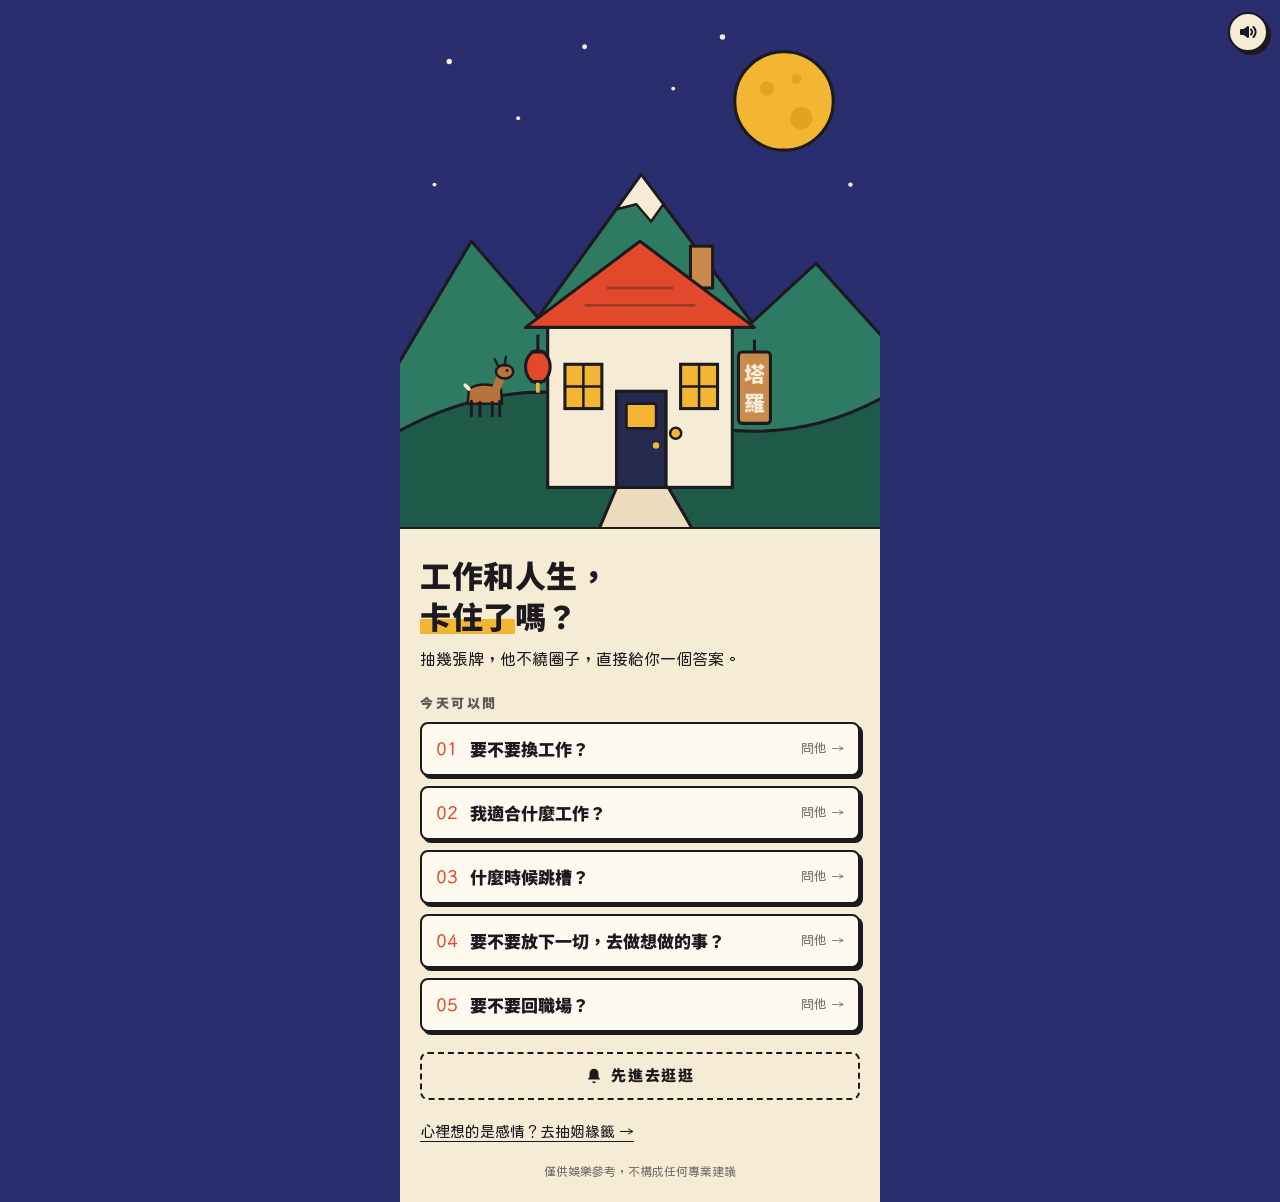
<file: index.html>
<!doctype html>
<html lang="zh-Hant">
<head>
<meta charset="utf-8">
<meta name="viewport" content="width=device-width, initial-scale=1, viewport-fit=cover">
<title>山邊塔羅（試玩版）</title>
<meta name="robots" content="noindex, nofollow">
<meta name="description" content="工作和人生，卡住了嗎？抽幾張牌，他不繞圈子，直接給你一個答案。">
<meta property="og:type" content="website">
<meta property="og:title" content="山邊塔羅（試玩版）">
<meta property="og:description" content="工作和人生，卡住了嗎？抽幾張牌，他不繞圈子，直接給你一個答案。">
<meta property="og:url" content="https://alvieforwork.github.io/tarot/">
<meta property="og:image" content="https://alvieforwork.github.io/tarot/og.jpg">
<meta property="og:image:width" content="1200">
<meta property="og:image:height" content="630">
<meta name="twitter:card" content="summary_large_image">
<link rel="preconnect" href="https://fonts.googleapis.com">
<link rel="preconnect" href="https://fonts.gstatic.com" crossorigin>
<link href="https://fonts.googleapis.com/css2?family=Huninn&family=LXGW+WenKai+TC:wght@700&family=Noto+Sans+TC:wght@900&family=Noto+Serif+TC:wght@900&display=swap" rel="stylesheet">
<style>
:root{
  --ink:#1c1a1f; --paper:#f6ecd6; --paper-2:#eadcbd; --kraft:#d7b27c; --kraft-2:#c49a5f;
  --table:#1f5a48; --table-2:#2f7a62; --sky:#2a2d6e;
  --red:#e2492b; --yellow:#f2b632; --navy:#232a4d; --skin:#f0c8a2; --wood:#8a5a33;
  --card-w:86px;
  --ui:"Huninn","Noto Sans TC",system-ui,sans-serif;
  --display:"Noto Sans TC",system-ui,sans-serif;
  --hand:"LXGW WenKai TC","Huninn",serif;
  --stamp:"Noto Serif TC",serif;
}
*{box-sizing:border-box;margin:0;padding:0}
[hidden]{display:none!important}
html,body{min-height:100%}
body{font-family:var(--ui);color:var(--ink);line-height:1.65;-webkit-font-smoothing:antialiased;overflow-x:hidden;
  background:var(--sky);transition:background .5s}
body.at-table{background:#184a3b}
button{font:inherit;color:inherit;background:none;border:0;cursor:pointer;-webkit-tap-highlight-color:transparent}
svg{display:block}
.app{max-width:480px;margin:0 auto;min-height:100vh;min-height:100dvh;display:flex;flex-direction:column;position:relative}
.screen{display:none;flex:1;flex-direction:column}
.screen.on{display:flex}
.app.shake{animation:shake .32s}
@keyframes shake{20%{transform:translate(-5px,2px)}40%{transform:translate(5px,-2px)}60%{transform:translate(-3px,1px)}80%{transform:translate(2px,0)}}
@keyframes pop{from{opacity:0;transform:translateY(6px) scale(.94) rotate(var(--r,0deg))}to{opacity:1;transform:none rotate(var(--r,0deg))}}
@keyframes rise{from{opacity:0;transform:translateY(14px)}to{opacity:1;transform:none}}

/* 共用：紙、按鈕 */
.paper{background:var(--paper);border:2.5px solid var(--ink);border-radius:6px;box-shadow:5px 5px 0 var(--ink)}
.btn{display:flex;align-items:center;justify-content:center;gap:8px;width:100%;height:54px;border:2.5px solid var(--ink);border-radius:8px;
  background:var(--red);color:var(--paper);font-family:var(--display);font-weight:900;font-size:17px;letter-spacing:.12em;
  box-shadow:4px 4px 0 var(--ink);transition:transform .08s,box-shadow .08s}
.btn:active{transform:translate(4px,4px);box-shadow:0 0 0 var(--ink)}
.btn:disabled{background:#d3c8ae;color:#8f8672;box-shadow:none;transform:none;cursor:default}
.btn.yellow{background:var(--yellow);color:var(--ink)}
.link{font-size:15px;text-decoration:underline;text-underline-offset:4px;text-decoration-thickness:1.5px;padding:8px 4px}
.link.on-table{color:var(--paper)}
.fine{font-size:12px;opacity:.6;text-align:center}

.mute{position:fixed;top:12px;right:12px;z-index:30;width:40px;height:40px;border-radius:50%;background:var(--paper);border:2.5px solid var(--ink);
  box-shadow:3px 3px 0 var(--ink);display:grid;place-items:center}
.mute svg{width:20px;height:20px}
.mute[aria-pressed=false] .wave{display:none}
.mute[aria-pressed=true] .x{display:none}

/* ---------- 店門口 ---------- */
.scene{width:100%;height:auto}
.scene .door-leaf{transform-box:fill-box;transform-origin:left center;transition:transform .55s cubic-bezier(.5,0,.2,1)}
.scene.open .door-leaf{transform:scaleX(.08)}
.scene .smoke circle,.candle .puff circle{transform-box:fill-box;transform-origin:center}
.scene .smoke circle{animation:smoke 4s linear infinite;opacity:0}
.scene .smoke circle:nth-child(2){animation-delay:1.3s}
.scene .smoke circle:nth-child(3){animation-delay:2.6s}
@keyframes smoke{0%{opacity:0;transform:translate(0,0) scale(.6)}20%{opacity:.9}100%{opacity:0;transform:translate(14px,-46px) scale(1.5)}}
.scene .star{animation:tw 3s ease-in-out infinite}
.scene .star:nth-of-type(2n){animation-delay:1.2s}
@keyframes tw{50%{opacity:.25}}
.scene .lantern{transform-box:fill-box;transform-origin:top center;animation:sway 4s ease-in-out infinite}
@keyframes sway{0%,100%{transform:rotate(-5deg)}50%{transform:rotate(5deg)}}
.scene .deer{cursor:pointer;transform-box:fill-box;transform-origin:bottom center}
.scene .deer.jump{animation:jump .5s}
@keyframes jump{30%{transform:translateY(-16px) rotate(-6deg)}60%{transform:translateY(0)}80%{transform:translateY(-5px)}}
.scene .bark{opacity:0;transition:opacity .15s}
.scene .bark.on{opacity:1}
.door-panel{flex:1;background:var(--paper);border-top:2.5px solid var(--ink);padding:26px 20px 20px;display:flex;flex-direction:column;margin-top:-2px}
.door-panel h1{font-family:var(--display);font-weight:900;font-size:31px;line-height:1.3;letter-spacing:.02em}
.door-panel h1 em{font-style:normal;background:linear-gradient(transparent 58%,var(--yellow) 58% 92%,transparent 92%)}
.door-panel p{font-size:16px;margin:10px 0 20px;max-width:330px}
.door-label{font-family:var(--display);font-weight:900;font-size:13px;letter-spacing:.2em;margin-bottom:8px;opacity:.7}
.door-list{display:flex;flex-direction:column;gap:10px;margin-bottom:20px}
.door-q{display:flex;align-items:center;gap:12px;width:100%;min-height:54px;padding:10px 14px;background:#fffaf0;border:2.5px solid var(--ink);border-radius:8px;
  box-shadow:3px 3px 0 var(--ink);text-align:left;font-family:var(--display);font-weight:900;font-size:17px;transition:transform .08s,box-shadow .08s,background .15s}
.door-q:hover{background:#fff3cf}
.door-q:active{transform:translate(3px,3px);box-shadow:0 0 0 var(--ink)}
.door-q .no{font-family:var(--hand);font-weight:700;color:var(--red);font-size:18px}
.door-q .t{flex:1}
.door-q .go{font-family:var(--ui);font-weight:400;font-size:13px;opacity:.6}
.btn.ghost{background:transparent;color:var(--ink);box-shadow:none;border-style:dashed;height:48px;font-size:15px}
.btn.ghost:active{transform:none}
.btn.ghost svg{fill:var(--ink)}
.love-entry{display:block;color:var(--ink);font-size:15px;margin-top:20px;text-underline-offset:4px}
.door-panel .fine{margin-top:auto;padding-top:18px}

/* ---------- 算命桌 ---------- */
#s-table{background:var(--table);background-image:radial-gradient(rgba(255,255,255,.06) 1.2px,transparent 1.6px);background-size:14px 14px;
  border-left:2.5px solid var(--ink);border-right:2.5px solid var(--ink)}
.reader{position:relative;flex:none}
.reader .hands{width:100%;height:auto}
.finger{transform-box:fill-box}
.hands.drum .rh .finger{animation:drum 1.1s ease-in-out infinite}
.hands.drum .rh .f2{animation-delay:.09s}.hands.drum .rh .f3{animation-delay:.18s}.hands.drum .rh .f4{animation-delay:.27s}
@keyframes drum{0%,40%,100%{transform:translateY(0)}18%{transform:translateY(-6px)}}
.hands .lh,.hands .rh{transform-box:fill-box;transform-origin:top center;transition:transform .2s}
.hands.nod .lh{animation:nod .45s}
@keyframes nod{40%{transform:translateY(-7px) rotate(-4deg)}}
.prop{position:absolute;bottom:2px}
.prop.candle{left:14px;width:42px}
.prop.cup{right:10px;width:58px}
.flame{transform-box:fill-box;transform-origin:bottom center;animation:flick 1.4s ease-in-out infinite;transition:opacity .2s}
@keyframes flick{0%,100%{transform:scale(1) rotate(-2deg)}35%{transform:scale(1.08,.94) rotate(3deg)}70%{transform:scale(.94,1.06) rotate(-3deg)}}
.candle.out .flame{opacity:0}
.candle.big .flame{animation:big .9s}
@keyframes big{30%{transform:scale(1.9)}}
.candle.dim .flame{animation:dim 1s}
@keyframes dim{30%{transform:scale(.35)}}
.candle .puff{opacity:0}
.candle.out .puff{animation:smoke 1.2s linear}
.steam path{stroke-dasharray:4 5;animation:steam 2.4s linear infinite}
@keyframes steam{to{stroke-dashoffset:-18}}
.cup.clink{animation:clink .3s}
@keyframes clink{30%{transform:rotate(-7deg)}70%{transform:rotate(4deg)}}

.remark{--r:-1.5deg;position:relative;z-index:3;margin:-8px auto 0;width:fit-content;max-width:calc(100% - 48px);min-height:44px;
  background:var(--paper);border:2px solid var(--ink);box-shadow:3px 3px 0 var(--ink);border-radius:3px;
  padding:8px 16px;font-family:var(--hand);font-weight:700;font-size:19px;line-height:1.45;text-align:center;transform:rotate(var(--r))}
.remark.pop{animation:pop .28s ease-out both}
.remark::before{content:"";position:absolute;left:50%;top:-9px;width:44px;height:14px;margin-left:-22px;background:rgba(242,182,50,.85);border:1.5px solid rgba(28,26,31,.5);transform:rotate(2deg)}

.stage{display:none;flex:1;flex-direction:column;padding:18px 16px 28px}
.stage.on{display:flex;animation:rise .4s ease-out}

/* 問事單 */
.slip{padding:18px 18px 20px;transform:rotate(-.5deg);display:flex;flex-direction:column}
.slip-head{display:flex;align-items:center;justify-content:space-between;padding-bottom:12px;border-bottom:2.5px solid var(--ink);margin-bottom:16px}
.slip-head .ttl{font-family:var(--display);font-weight:900;font-size:15px;letter-spacing:.3em;color:var(--red);border:2px solid var(--red);padding:2px 6px 2px 10px;border-radius:3px}
.slip-head{flex-wrap:wrap;row-gap:8px}
.slip-title{order:3;width:100%;font-family:var(--display);font-weight:900;font-size:13px;opacity:.6;letter-spacing:.08em}
.slip-head .no{font-size:13px;letter-spacing:.06em}
.slip-head .no b{font-family:var(--hand);font-size:17px;color:var(--red)}
.ticks{display:flex;gap:5px}
.ticks i{width:16px;height:6px;border:1.5px solid var(--ink);border-radius:1px}
.ticks i.done{background:var(--ink)}
.ticks i.now{background:var(--red);border-color:var(--red)}
.q-label{font-family:var(--display);font-weight:900;font-size:20px;margin-bottom:4px}
.q-hint{font-size:13px;opacity:.65;margin-bottom:6px}
.opts{display:flex;flex-direction:column;margin-bottom:18px}
.opt{display:flex;align-items:center;gap:12px;width:100%;min-height:52px;padding:10px 2px;border-bottom:1.5px dashed rgba(28,26,31,.32);text-align:left;font-size:17px}
.opt .mark{flex:none;width:22px;height:22px;border:2px solid var(--ink);border-radius:50%;position:relative;background:#fffaf0}
.opt.multi .mark{border-radius:4px}
.opt .tx{position:relative;z-index:0;padding:0 5px}
.opt .tx::before{content:"";position:absolute;left:0;right:0;bottom:3px;height:58%;background:var(--yellow);z-index:-1;border-radius:2px;
  transform:scaleX(0) skewX(-8deg);transform-origin:left;transition:transform .28s cubic-bezier(.3,.8,.3,1)}
.opt[aria-pressed=true] .tx::before{transform:scaleX(1) skewX(-8deg)}
.opt .mark::after{content:"";position:absolute;left:5px;top:-7px;width:10px;height:20px;border:solid var(--red);border-width:0 3.5px 3.5px 0;
  transform:rotate(40deg) scale(0);transform-origin:bottom right;transition:transform .18s .05s}
.opt[aria-pressed=true] .mark::after{transform:rotate(40deg) scale(1)}
.line-input{width:100%;border:0;border-bottom:2.5px solid var(--ink);background:transparent;font-family:var(--hand);font-weight:700;font-size:26px;
  color:var(--ink);padding:10px 2px 6px;margin:6px 0 22px;outline:none;border-radius:0}
.line-input:focus{border-bottom-color:var(--red)}
.line-input::placeholder{color:rgba(28,26,31,.3);font-size:20px}
textarea.line-input{font-size:20px;height:148px;resize:none;border-bottom:0;padding:0 2px;line-height:37px;
  background-image:repeating-linear-gradient(transparent 0 35px,rgba(28,26,31,.35) 35px 37px)}
textarea.line-input:focus{background-image:repeating-linear-gradient(transparent 0 35px,var(--red) 35px 37px)}
.slip-actions{margin-top:6px;display:flex;flex-direction:column;align-items:center;gap:4px}

/* 菜單 */
.menu{padding:20px 18px 18px;transform:rotate(.4deg)}
.menu-head{text-align:center;padding-bottom:10px;border-bottom:2.5px solid var(--ink)}
.menu-head .t{font-family:var(--hand);font-weight:700;font-size:34px;line-height:1.25}
.menu-head .s{font-size:12px;letter-spacing:.3em;opacity:.6}
.dish{position:relative;display:grid;grid-template-columns:1fr auto;gap:2px 14px;width:100%;text-align:left;padding:16px 6px 16px 4px;
  border-bottom:1.5px dashed rgba(28,26,31,.32);transition:background .15s}
.dish:hover{background:rgba(242,182,50,.16)}
.dish:active{background:rgba(242,182,50,.3)}
.dish .ttl{font-family:var(--display);font-weight:900;font-size:21px;line-height:1.35}
.dish .no{font-family:var(--hand);font-weight:700;color:var(--red);font-size:19px;margin-right:8px}
.dish .price{grid-column:2;grid-row:1/4;align-self:center;font-family:var(--hand);font-weight:700;font-size:27px;color:var(--red);line-height:1}
.dish .price small{font-size:12px;margin-right:2px;font-family:var(--ui)}
.dish .desc{grid-column:1;font-size:14px;opacity:.8}
.dish .mini{grid-column:1;display:flex;gap:7px;margin-top:6px}
.dish .mr{display:flex;gap:2px}
.dish .mr i{width:9px;height:15px;border:1.5px solid var(--ink);border-radius:2px;background:var(--navy)}
.dish .sticker{position:absolute;right:-10px;top:-6px;width:44px;height:44px;border-radius:50%;background:var(--yellow);border:2px solid var(--ink);
  display:grid;place-items:center;font-family:var(--display);font-weight:900;font-size:12px;transform:rotate(12deg);box-shadow:2px 2px 0 var(--ink)}
.menu-foot{font-size:12.5px;text-align:center;opacity:.65;margin-top:14px;line-height:1.8}
.letter-head{font-family:var(--display);font-weight:900;font-size:13px;letter-spacing:.15em;color:var(--red);margin-bottom:8px}

/* 牌 */
.card{width:var(--card-w);aspect-ratio:.58;position:relative;transform-style:preserve-3d;transition:transform .7s cubic-bezier(.3,.7,.2,1)}
.card .face{position:absolute;inset:0;border-radius:7px;backface-visibility:hidden;-webkit-backface-visibility:hidden;overflow:hidden;border:2px solid var(--ink)}
.card .front{transform:rotateY(180deg);background:#e9dfc8}
.card .front img{width:100%;height:100%;object-fit:cover;display:block}
.card.rev .front img{transform:rotate(180deg)}
.card.flipped{transform:rotateY(180deg)}
.back{background:var(--navy)}
.back::before{content:"";position:absolute;inset:4px;border:1.5px solid var(--paper);border-radius:3px;
  background:repeating-linear-gradient(45deg,rgba(246,236,214,.13) 0 2px,transparent 2px 8px),repeating-linear-gradient(-45deg,rgba(246,236,214,.13) 0 2px,transparent 2px 8px)}
.back::after{content:"";position:absolute;inset:0;background:url("data:image/svg+xml,%3Csvg xmlns='http://www.w3.org/2000/svg' viewBox='0 0 40 40'%3E%3Ccircle cx='20' cy='20' r='13' fill='%23232a4d'/%3E%3Cpath d='M26 10.8A11 11 0 1 0 26 29.2A10 10 0 0 1 26 10.8z' fill='%23f2b632' stroke='%231c1a1f' stroke-width='1.2'/%3E%3C/svg%3E") center/50% no-repeat}

/* 洗牌 */
.shuffle-wrap{flex:1;display:flex;flex-direction:column;align-items:center;justify-content:center;gap:26px;padding-bottom:30px}
.deck{position:relative;width:132px;aspect-ratio:.58;touch-action:none;user-select:none;-webkit-user-select:none;-webkit-touch-callout:none;cursor:grab}
.deck .card{position:absolute;inset:0;width:100%;transition:none;box-shadow:2px 2px 0 var(--ink);border-radius:7px}
.bar{width:180px;height:16px;border:2.5px solid var(--ink);border-radius:8px;background:var(--paper);overflow:hidden;box-shadow:3px 3px 0 var(--ink)}
.bar i{display:block;height:100%;width:0;background:var(--yellow);border-right:2.5px solid var(--ink)}
.tag{font-family:var(--display);font-weight:900;font-size:14px;letter-spacing:.1em;background:var(--paper);border:2px solid var(--ink);border-radius:3px;padding:3px 10px;box-shadow:3px 3px 0 var(--ink)}

/* 牌陣 */
.spread{display:grid;grid-template-columns:auto repeat(3,var(--card-w));gap:26px 12px;justify-content:center;align-items:center;margin:4px 0 26px}
.row-tag{writing-mode:vertical-rl;font-family:var(--display);font-weight:900;letter-spacing:.3em;font-size:14px;background:var(--paper);
  border:2px solid var(--ink);border-radius:3px;padding:10px 3px 6px;box-shadow:3px 3px 0 var(--ink)}
.row-tag.alt{background:var(--yellow)}
.slot{width:var(--card-w);aspect-ratio:.58;border-radius:7px;border:2px dashed rgba(246,236,214,.55);position:relative;perspective:800px}
.slot .pos{position:absolute;left:0;right:0;bottom:-22px;text-align:center;font-size:12px;color:var(--paper);opacity:.85}
.slot .card{position:absolute;inset:-2px;width:auto;cursor:pointer;box-shadow:3px 3px 0 rgba(0,0,0,.35);border-radius:7px}
.slot .card.flipped{cursor:default}
.fan{position:relative;height:172px;margin:0 -16px}
.fan .card{--w:56px;width:var(--w);position:absolute;left:50%;bottom:36px;margin-left:calc(var(--w) / -2);transform-origin:50% 270%;
  transition:transform .3s ease,opacity .25s;cursor:pointer}
.fan .card.taken{opacity:0;pointer-events:none}
.pick-actions{display:flex;justify-content:center}
.flyer{position:fixed!important;z-index:40;pointer-events:none;margin:0!important}

/* 解讀信 */
.letter{padding:22px 18px 26px;transform:rotate(.3deg)}
.letter .dear{font-family:var(--hand);font-weight:700;font-size:21px;line-height:1.7}
.letter .dear p{margin-bottom:4px}
.sec{display:flex;align-items:center;gap:10px;margin:30px 0 8px}
.sec span{font-family:var(--display);font-weight:900;font-size:14px;letter-spacing:.2em;background:var(--ink);color:var(--paper);padding:3px 8px 3px 11px;border-radius:2px}
.sec::after{content:"";flex:1;border-top:2.5px solid var(--ink)}
.cread{display:grid;grid-template-columns:70px 1fr;gap:14px;padding:14px 0;border-bottom:1.5px dashed rgba(28,26,31,.32)}
.cread .card{--card-w:70px;box-shadow:3px 3px 0 var(--ink);border-radius:7px}
.cread .meta{font-family:var(--display);font-weight:900;font-size:12px;letter-spacing:.1em;color:var(--red)}
.cread .nm{font-family:var(--display);font-weight:900;font-size:19px;margin:1px 0 3px}
.cread .nm small{font-family:var(--ui);font-weight:400;font-size:13px;background:var(--yellow);padding:0 6px;border-radius:2px;margin-left:6px;vertical-align:2px}
.cread p{font-size:15.5px}
.cread p.look{font-size:13.5px;line-height:1.65;color:rgba(28,26,31,.62);margin:2px 0 6px}
.connection{padding:14px 0;border-bottom:1.5px dashed rgba(28,26,31,.32);overflow-wrap:anywhere}
.connection h3{font-family:var(--display);font-size:18px;font-weight:900;margin-bottom:6px}
.connection .pair{font-size:14px;line-height:1.7;color:var(--red);margin:8px 0 4px}
.connection p{font-size:16px;margin:6px 0}
.connection .span{font-size:14px;line-height:1.7;color:rgba(28,26,31,.68)}

.envelope{position:relative;margin-top:30px;background:var(--kraft);border:2.5px solid var(--ink);border-radius:6px;box-shadow:5px 5px 0 var(--ink);padding:140px 18px 20px;overflow:hidden}
.envelope .flap{position:absolute;left:0;top:0;width:100%;height:96px}
.envelope .seal{position:absolute;left:50%;top:62px;width:62px;height:62px;margin-left:-31px;border-radius:50%;background:var(--red);border:2.5px solid var(--ink);
  box-shadow:inset 0 0 0 5px rgba(0,0,0,.14),3px 3px 0 var(--ink);display:grid;place-items:center;font-family:var(--stamp);font-weight:900;font-size:27px;color:var(--paper);transform:rotate(-8deg)}
.envelope h3{font-family:var(--display);font-weight:900;font-size:22px;text-align:center;margin-bottom:10px}
.envelope ul{list-style:none;font-size:15px;margin-bottom:18px}
.envelope li{padding:6px 0 6px 24px;position:relative;border-bottom:1.5px dashed rgba(28,26,31,.35)}
.envelope li::before{content:"";position:absolute;left:3px;top:13px;width:10px;height:10px;background:var(--ink);transform:rotate(45deg)}
.envelope.opening .seal{animation:crack .45s forwards}
@keyframes crack{30%{transform:rotate(-8deg) scale(1.25)}100%{transform:rotate(40deg) scale(0);opacity:0}}
.envelope.opening{animation:envout .35s .35s forwards}
@keyframes envout{to{opacity:0;transform:translateY(16px) scale(.97)}}
.unsealed{animation:rise .5s ease-out}

.verdict{text-align:center;padding:20px 0 6px}
.verdict .lead{font-size:14px;letter-spacing:.3em;opacity:.7}
.stamp{display:inline-block;margin:14px 0 18px;padding:6px 26px 10px;border:5px solid var(--red);border-radius:10px;outline:2px solid var(--red);outline-offset:4px;
  font-family:var(--stamp);font-weight:900;font-size:56px;line-height:1.15;letter-spacing:.12em;text-indent:.12em;color:var(--red);transform:rotate(-7deg);opacity:0;mix-blend-mode:multiply}
.stamp.hit{animation:hit .3s cubic-bezier(.2,.9,.3,1.2) forwards}
@keyframes hit{from{opacity:0;transform:rotate(-16deg) scale(2.8)}to{opacity:.92;transform:rotate(-7deg) scale(1)}}
.verdict p{text-align:left;font-size:16px}
.steps{list-style:none}
.steps li{display:flex;gap:12px;align-items:flex-start;padding:13px 0;border-bottom:1.5px dashed rgba(28,26,31,.32);font-size:16px;cursor:pointer}
.steps .box{flex:none;width:22px;height:22px;margin-top:3px;border:2px solid var(--ink);border-radius:4px;background:#fffaf0;position:relative}
.steps li[aria-checked=true] .box::after{content:"";position:absolute;left:5px;top:-7px;width:10px;height:20px;border:solid var(--red);border-width:0 3.5px 3.5px 0;transform:rotate(40deg)}
.steps li[aria-checked=true] .st{opacity:.5;text-decoration:line-through}
.sign{font-family:var(--hand);font-weight:700;font-size:20px;line-height:1.7;margin-top:26px}
.sign .by{text-align:right;margin-top:10px}
.result-actions{display:flex;flex-direction:column;align-items:center;gap:6px;margin-top:26px}

/* 對話框 */
.modal{position:fixed;inset:0;background:rgba(15,25,20,.72);display:none;align-items:center;justify-content:center;padding:24px;z-index:50}
.modal.on{display:flex}
.modal .box{max-width:360px;width:100%;padding:22px 20px;animation:pop .25s ease-out}
.modal h3{font-family:var(--display);font-weight:900;font-size:21px;margin-bottom:8px}
.modal p{font-size:15px;margin-bottom:20px}
.modal .row{display:flex;flex-direction:column;gap:6px;align-items:center}

@media (max-width:370px){:root{--card-w:76px}.door-panel h1{font-size:27px}}
@media (prefers-reduced-motion:reduce){*,*::before,*::after{animation:none!important;transition-duration:.01s!important}.stamp{opacity:.92}}
</style>
</head>
<body>
<button class="mute" id="mute" aria-label="聲音" aria-pressed="true">
  <svg viewBox="0 0 20 20" fill="none" stroke="#1c1a1f" stroke-width="2" stroke-linecap="round" stroke-linejoin="round"><path d="M3 8v4h3l4 3V5L6 8H3z" fill="#1c1a1f"/><path class="wave" d="M13 7.5a3.5 3.5 0 0 1 0 5M15.5 5a7 7 0 0 1 0 10"/><path class="x" d="M13.5 8l4 4M17.5 8l-4 4"/></svg>
</button>

<div class="app" id="app">

  <!-- 店門口 -->
  <section class="screen on" id="s-door">
    <svg class="scene" id="scene" viewBox="0 0 390 430" role="img" aria-label="夜裡山邊的一間小塔羅店">
      <rect width="390" height="430" fill="#2a2d6e"/>
      <g fill="#f6ecd6">
        <circle class="star" cx="40" cy="50" r="2.2"/><circle class="star" cx="96" cy="96" r="1.6"/><circle class="star" cx="150" cy="38" r="2"/>
        <circle class="star" cx="222" cy="72" r="1.6"/><circle class="star" cx="262" cy="30" r="2.2"/><circle class="star" cx="366" cy="150" r="1.8"/><circle class="star" cx="28" cy="150" r="1.6"/>
      </g>
      <circle cx="312" cy="82" r="40" fill="#f2b632" stroke="#1c1a1f" stroke-width="2.5"/>
      <circle cx="298" cy="72" r="6" fill="#e0a520"/><circle cx="326" cy="96" r="9" fill="#e0a520"/><circle cx="322" cy="64" r="4" fill="#e0a520"/>
      <path d="M-4 300 L58 196 L112 258 L196 142 L286 262 L338 214 L394 276 V434 H-4Z" fill="#2f7a62" stroke="#1c1a1f" stroke-width="2.5" stroke-linejoin="round"/>
      <path d="M196 142 L176 170 L192 166 L204 180 L214 166Z" fill="#f6ecd6" stroke="#1c1a1f" stroke-width="2" stroke-linejoin="round"/>
      <path d="M-4 352 Q96 296 200 334 T394 322 V434 H-4Z" fill="#1f5a48" stroke="#1c1a1f" stroke-width="2.5"/>

      <!-- 山羌（彩蛋） -->
      <g class="deer" id="deer" role="button" aria-label="山坡上的山羌" tabindex="0">
        <rect x="42" y="296" width="52" height="46" fill="transparent"/>
        <path d="M56 316 q12 -7 26 0 l1 12 h-28z" fill="#b5743c" stroke="#1c1a1f" stroke-width="2" stroke-linejoin="round"/>
        <path d="M58 326 v12 M65 327 v11 M75 327 v11 M81 326 v12" stroke="#1c1a1f" stroke-width="2.4" stroke-linecap="round"/>
        <path d="M78 316 l5 -12" stroke="#b5743c" stroke-width="7" stroke-linecap="round"/>
        <ellipse cx="85" cy="302" rx="7" ry="5.5" fill="#b5743c" stroke="#1c1a1f" stroke-width="2"/>
        <path d="M80 298 l-3 -6 M85 297 l1 -7" stroke="#1c1a1f" stroke-width="2" stroke-linecap="round"/>
        <circle cx="87" cy="301" r="1.2" fill="#1c1a1f"/>
        <path d="M56 316 l-3 -3" stroke="#f6ecd6" stroke-width="3" stroke-linecap="round"/>
      </g>

      <!-- 店 -->
      <g class="smoke" fill="#f6ecd6"><circle cx="246" cy="196" r="6"/><circle cx="246" cy="196" r="6"/><circle cx="246" cy="196" r="6"/></g>
      <rect x="236" y="200" width="18" height="34" fill="#c98a4b" stroke="#1c1a1f" stroke-width="2.5"/>
      <path d="M176 396 L160 434 H240 L218 396Z" fill="#eadcbd" stroke="#1c1a1f" stroke-width="2.5" stroke-linejoin="round"/>
      <rect x="120" y="262" width="150" height="134" fill="#f6ecd6" stroke="#1c1a1f" stroke-width="2.5"/>
      <path d="M102 266 L195 196 L288 266Z" fill="#e2492b" stroke="#1c1a1f" stroke-width="2.5" stroke-linejoin="round"/>
      <path d="M150 248 h90 M168 234 h54" stroke="#1c1a1f" stroke-width="2" opacity=".35"/>
      <rect x="134" y="296" width="30" height="36" fill="#f2b632" stroke="#1c1a1f" stroke-width="2.5"/><path d="M149 296 v36 M134 314 h30" stroke="#1c1a1f" stroke-width="2"/>
      <rect x="228" y="296" width="30" height="36" fill="#f2b632" stroke="#1c1a1f" stroke-width="2.5"/><path d="M243 296 v36 M228 314 h30" stroke="#1c1a1f" stroke-width="2"/>
      <rect x="176" y="318" width="40" height="78" fill="#f2b632" stroke="#1c1a1f" stroke-width="2.5"/>
      <g class="door-leaf"><rect x="176" y="318" width="40" height="78" fill="#232a4d" stroke="#1c1a1f" stroke-width="2.5"/><rect x="184" y="328" width="24" height="20" rx="2" fill="#f2b632" stroke="#1c1a1f" stroke-width="2"/><circle cx="208" cy="362" r="2.6" fill="#f2b632"/></g>
      <circle cx="224" cy="352" r="4.5" fill="#f2b632" stroke="#1c1a1f" stroke-width="2"/>
      <path d="M288 276 v10" stroke="#1c1a1f" stroke-width="2.5"/>
      <rect x="275" y="286" width="26" height="58" rx="3" fill="#c98a4b" stroke="#1c1a1f" stroke-width="2.5"/>
      <text x="288" y="310" text-anchor="middle" font-family="Noto Sans TC" font-weight="900" font-size="17" fill="#f6ecd6">塔</text>
      <text x="288" y="334" text-anchor="middle" font-family="Noto Sans TC" font-weight="900" font-size="17" fill="#f6ecd6">羅</text>
      <g class="lantern"><path d="M112 272 v14" stroke="#1c1a1f" stroke-width="2.5"/><ellipse cx="112" cy="298" rx="10" ry="13" fill="#e2492b" stroke="#1c1a1f" stroke-width="2.5"/><path d="M106 286 h12 M106 310 h12" stroke="#1c1a1f" stroke-width="2.5"/><path d="M112 311 v8" stroke="#f2b632" stroke-width="3"/></g>
      <g class="bark" id="bark"><rect x="14" y="262" width="46" height="27" rx="5" fill="#f6ecd6" stroke="#1c1a1f" stroke-width="2"/><path d="M48 288 l6 8 l2 -8z" fill="#f6ecd6" stroke="#1c1a1f" stroke-width="2" stroke-linejoin="round"/><text x="37" y="281" text-anchor="middle" font-family="Noto Sans TC" font-weight="900" font-size="15" fill="#1c1a1f">汪！</text></g>
    </svg>
    <div class="door-panel">
      <h1>工作和人生，<br><em>卡住了</em>嗎？</h1>
      <p>抽幾張牌，他不繞圈子，直接給你一個答案。</p>
      <div class="door-label">今天可以問</div>
      <div class="door-list" id="door-list"></div>
      <button class="btn ghost" id="ring">
        <svg width="18" height="18" viewBox="0 0 20 20"><path d="M10 2a5 5 0 0 0-5 5v4l-2 3h14l-2-3V7a5 5 0 0 0-5-5zM8 16a2 2 0 0 0 4 0z"/></svg>先進去逛逛
      </button>
      <a class="love-entry" href="love/">心裡想的是感情？去抽姻緣籤 →</a>
      <div class="fine">僅供娛樂參考，不構成任何專業建議</div>
    </div>
  </section>

  <!-- 算命桌 -->
  <section class="screen" id="s-table">
    <div class="reader">
      <svg class="hands drum" id="hands" viewBox="0 0 390 132" aria-hidden="true">
        <g stroke="#1c1a1f" stroke-width="2.5" stroke-linejoin="round">
          <path d="M112 -12 H278 Q300 -12 305 12 L312 40 Q195 66 78 40 L85 12 Q90 -12 112 -12Z" fill="#232a4d"/>
          <path d="M170 -6 L195 30 L220 -6Z" fill="#f0c8a2"/>
          <path d="M183 8 Q195 20 207 8" fill="none" stroke="#f2b632" stroke-width="2"/>
          <!-- 左手（畫面左邊） -->
          <g class="lh"><g transform="rotate(9 100 24)">
            <rect x="78" y="14" width="46" height="62" rx="16" fill="#232a4d"/>
            <rect x="77" y="66" width="48" height="12" rx="4" fill="#f6ecd6"/>
            <rect class="finger f1" x="81" y="98" width="9.5" height="20" rx="4.75" fill="#f0c8a2"/>
            <rect class="finger f2" x="91.5" y="98" width="9.5" height="25" rx="4.75" fill="#f0c8a2"/>
            <rect class="finger f3" x="102" y="98" width="9.5" height="26" rx="4.75" fill="#f0c8a2"/>
            <rect class="finger f4" x="112.5" y="98" width="9.5" height="21" rx="4.75" fill="#f0c8a2"/>
            <rect x="119" y="84" width="10" height="23" rx="5" fill="#f0c8a2" transform="rotate(-30 124 86)"/>
            <rect x="80" y="77" width="42" height="31" rx="13" fill="#f0c8a2"/>
            <rect x="102" y="110" width="9.5" height="4.5" fill="#f2b632" stroke-width="1.5"/>
          </g></g>
          <!-- 右手（畫面右邊），手腕有木珠 -->
          <g class="rh"><g transform="translate(390 0) scale(-1 1) rotate(9 100 24)">
            <rect x="78" y="14" width="46" height="62" rx="16" fill="#232a4d"/>
            <rect x="77" y="66" width="48" height="12" rx="4" fill="#f6ecd6"/>
            <rect class="finger f4" x="81" y="98" width="9.5" height="20" rx="4.75" fill="#f0c8a2"/>
            <rect class="finger f3" x="91.5" y="98" width="9.5" height="25" rx="4.75" fill="#f0c8a2"/>
            <rect class="finger f2" x="102" y="98" width="9.5" height="26" rx="4.75" fill="#f0c8a2"/>
            <rect class="finger f1" x="112.5" y="98" width="9.5" height="21" rx="4.75" fill="#f0c8a2"/>
            <rect x="119" y="84" width="10" height="23" rx="5" fill="#f0c8a2" transform="rotate(-30 124 86)"/>
            <rect x="80" y="77" width="42" height="31" rx="13" fill="#f0c8a2"/>
            <g fill="#8a5a33" stroke-width="1.5"><circle cx="82" cy="81" r="4.2"/><circle cx="90" cy="82.5" r="4.2"/><circle cx="98" cy="83" r="4.2"/><circle cx="106" cy="83" r="4.2"/><circle cx="114" cy="82.5" r="4.2"/><circle cx="121" cy="81" r="4.2"/></g>
          </g></g>
        </g>
      </svg>
      <button class="prop candle" id="candle" aria-label="蠟燭">
        <svg viewBox="0 0 42 74"><g stroke="#1c1a1f" stroke-width="2.5" stroke-linejoin="round">
          <g class="puff" fill="#f6ecd6" stroke="none"><circle cx="21" cy="22" r="4"/></g>
          <path class="flame" d="M21 6 Q30 20 21 30 Q12 20 21 6Z" fill="#f2b632"/>
          <path d="M21 30 v5" stroke-width="2"/>
          <rect x="13" y="34" width="16" height="28" rx="2" fill="#f6ecd6"/>
          <path d="M13 42 q4 4 6 -1" fill="none" stroke-width="2"/>
          <ellipse cx="21" cy="64" rx="17" ry="5.5" fill="#c98a4b"/>
        </g></svg>
      </button>
      <button class="prop cup" id="cup" aria-label="茶杯">
        <svg viewBox="0 0 58 62"><g stroke="#1c1a1f" stroke-width="2.5" stroke-linejoin="round" stroke-linecap="round">
          <g class="steam" fill="none" stroke="#f6ecd6"><path d="M20 22 q-5 -6 0 -11 q5 -5 0 -10"/><path d="M32 22 q-5 -6 0 -11 q5 -5 0 -10"/></g>
          <path d="M40 34 h6 a6 6 0 0 1 0 12 h-6" fill="none"/>
          <path d="M10 28 h32 v14 a12 12 0 0 1 -12 12 h-8 a12 12 0 0 1 -12 -12z" fill="#f6ecd6"/>
          <path d="M10 28 h32" stroke="#8a5a33" stroke-width="5"/>
          <ellipse cx="26" cy="56" rx="22" ry="4.5" fill="#e2492b"/>
        </g></svg>
      </button>
    </div>
    <div class="remark" id="remark" aria-live="polite"></div>

    <!-- 菜單 -->
    <div class="stage on" id="st-menu">
      <div class="paper menu">
        <div class="menu-head"><div class="t">今日問題</div><div class="s">工作和人生的大決定</div></div>
        <div id="menu-list"></div>
        <div class="menu-foot">每一道都附：問事單、親手抽牌、一封寫給你的信<br>更多問題，陸續上架</div>
      </div>
    </div>

    <!-- 問事單 -->
    <div class="stage" id="st-slip">
      <div class="paper slip">
        <div class="slip-head">
          <span class="ttl">問事單</span><span class="slip-title" id="slip-title"></span>
          <span class="ticks" id="ticks"></span>
          <span class="no">No. <b id="slip-no"></b></span>
        </div>
        <div id="q-body" style="display:flex;flex-direction:column;flex:1"></div>
      </div>
    </div>

    <!-- 洗牌 -->
    <div class="stage" id="st-shuffle">
      <div class="shuffle-wrap">
        <div class="deck" id="deck" role="button" tabindex="0" aria-label="按住洗牌"></div>
        <div class="bar"><i id="bar"></i></div>
        <div class="tag" id="deck-label">默念完，按住牌堆洗牌</div>
      </div>
    </div>

    <!-- 抽牌、翻牌 -->
    <div class="stage" id="st-pick">
      <div class="spread" id="spread"></div>
      <div class="fan" id="fan"></div>
      <div class="pick-actions"><button class="btn yellow" id="to-result" hidden>聽他怎麼說</button></div>
    </div>

    <!-- 解讀 -->
    <div class="stage" id="st-result">
      <div class="paper letter" id="letter"></div>
      <div class="result-actions">
        <button class="btn yellow" id="again">再問一題</button>
        <button class="link on-table" id="leave">離開這家店</button>
        <div class="fine" style="color:var(--paper)">僅供娛樂參考，不構成任何專業建議</div>
      </div>
    </div>
  </section>
</div>

<div class="modal" id="pay-modal" role="dialog" aria-modal="true" aria-labelledby="pay-title">
  <div class="box paper">
    <h3 id="pay-title">付款功能準備中</h3>
    <p>這是試玩版，還沒有接上付款。正式版會在這裡用綠界付款，付款完成後信封就會打開。</p>
    <div class="row">
      <button class="btn" id="demo-unlock">試玩：直接拆開</button>
      <button class="link" id="pay-close">先不要</button>
    </div>
  </div>
</div>

<script src="cards.js"></script>
<script src="reading.js"></script>
<script>
const $ = s => document.querySelector(s);
const reduce = matchMedia('(prefers-reduced-motion: reduce)').matches;
const wait = ms => new Promise(r => setTimeout(r, ms));
// 自己玩用：網址加 ?full，信封會自動拆開，不跳付款
const FULL = !new URLSearchParams(location.search).has('pay'); // 試玩期間預設全開，?pay 才看付費牆

/* ---------- 聲音：全部用程式合成，不載入音檔 ---------- */
const Snd = (() => {
  let ctx = null, on = true, buf = null;
  function ac(){
    if (!on) return null;
    try {
      if (!ctx) {
        ctx = new (window.AudioContext || window.webkitAudioContext)();
        buf = ctx.createBuffer(1, ctx.sampleRate, ctx.sampleRate);
        const d = buf.getChannelData(0); for (let i = 0; i < d.length; i++) d[i] = Math.random() * 2 - 1;
      }
      if (ctx.state === 'suspended') ctx.resume();
      return ctx;
    } catch (e) { return null; }
  }
  function noise({ dur = .08, type = 'bandpass', f = 2000, f2, q = 1, gain = .25, delay = 0 }){
    const c = ac(); if (!c) return; const t = c.currentTime + delay;
    const s = c.createBufferSource(); s.buffer = buf; s.loop = true;
    const fl = c.createBiquadFilter(); fl.type = type; fl.Q.value = q; fl.frequency.setValueAtTime(f, t);
    if (f2) fl.frequency.exponentialRampToValueAtTime(f2, t + dur);
    const g = c.createGain(); g.gain.setValueAtTime(gain, t); g.gain.exponentialRampToValueAtTime(.001, t + dur);
    s.connect(fl).connect(g).connect(c.destination); s.start(t, Math.random() * .5); s.stop(t + dur + .02);
  }
  function tone({ f = 440, f2, dur = .3, type = 'sine', gain = .2, delay = 0 }){
    const c = ac(); if (!c) return; const t = c.currentTime + delay;
    const o = c.createOscillator(); o.type = type; o.frequency.setValueAtTime(f, t);
    if (f2) o.frequency.exponentialRampToValueAtTime(f2, t + dur);
    const g = c.createGain(); g.gain.setValueAtTime(gain, t); g.gain.exponentialRampToValueAtTime(.001, t + dur);
    o.connect(g).connect(c.destination); o.start(t); o.stop(t + dur + .02);
  }
  return {
    get on(){ return on; },
    toggle(){ on = !on; if (!on && ctx) ctx.suspend(); return on; },
    ding(){ tone({ f: 1318, dur: 1.1, gain: .16 }); tone({ f: 1976, dur: .7, gain: .07 }); tone({ f: 988, dur: 1.3, gain: .12, delay: .22 }); },
    tick(){ noise({ dur: .05, f: 3200, q: 2, gain: .22 }); },
    scratch(){ noise({ dur: .16, f: 1800, f2: 3400, q: 1.2, gain: .16 }); },
    swish(){ noise({ dur: .2, f: 500, f2: 2600, q: .9, gain: .2 }); },
    riffle(){ noise({ dur: .045, type: 'highpass', f: 2200, gain: .13 }); },
    flip(){ noise({ dur: .05, type: 'highpass', f: 1800, gain: .3 }); tone({ f: 150, f2: 70, dur: .09, gain: .22 }); },
    thud(){ tone({ f: 82, f2: 38, dur: .34, gain: .5 }); noise({ dur: .12, type: 'lowpass', f: 320, gain: .32 }); },
    chime(){ tone({ f: 784, dur: .5, gain: .1 }); tone({ f: 1175, dur: .7, gain: .1, delay: .09 }); tone({ f: 1568, dur: .9, gain: .08, delay: .18 }); },
    stamp(){ tone({ f: 105, f2: 42, dur: .22, gain: .6 }); noise({ dur: .09, type: 'lowpass', f: 900, gain: .45 }); },
    puff(){ noise({ dur: .22, type: 'lowpass', f: 700, f2: 200, gain: .16 }); },
    clink(){ tone({ f: 2350, dur: .25, gain: .1 }); tone({ f: 3520, dur: .16, gain: .05 }); },
    tear(){ noise({ dur: .3, f: 1200, f2: 4200, q: .7, gain: .26 }); noise({ dur: .08, type: 'highpass', f: 2600, gain: .22, delay: .1 }); },
    bark(){ tone({ f: 620, f2: 380, dur: .13, type: 'sawtooth', gain: .12 }); noise({ dur: .1, f: 1100, q: 1.5, gain: .12 }); },
  };
})();
$('#mute').onclick = () => $('#mute').setAttribute('aria-pressed', Snd.toggle());

function show(id){
  document.querySelectorAll('.screen').forEach(s => s.classList.toggle('on', s.id === id));
  document.body.classList.toggle('at-table', id === 's-table');
  window.scrollTo(0, 0);
}
function stage(id){
  document.querySelectorAll('.stage').forEach(s => s.classList.toggle('on', s.id === id));
  window.scrollTo({ top: 0, behavior: reduce ? 'auto' : 'smooth' });
}
function shake(){ const a = $('#app'); a.classList.remove('shake'); void a.offsetWidth; a.classList.add('shake'); }

/* 塔羅師的紙條：他說的話都寫在這裡 */
function say(text){
  const r = $('#remark'); r.textContent = text;
  r.style.setProperty('--r', (Math.random() * 3 - 1.5).toFixed(1) + 'deg');
  r.classList.remove('pop'); void r.offsetWidth; r.classList.add('pop');
}
function nod(){ const h = $('#hands'); h.classList.remove('nod'); void h.offsetWidth; h.classList.add('nod'); }
function drum(on){ $('#hands').classList.toggle('drum', on); }

/* ---------- 店門口 ---------- */
// 進店：沒指定問題 → 先看菜單；從門口點了問題 → 直接開始那一題
async function enterShop(k){
  const btns = document.querySelectorAll('#ring, .door-q');
  btns.forEach(b => b.disabled = true);
  Snd.ding();
  $('#scene').classList.add('open');
  await wait(reduce ? 50 : 750);
  show('s-table');
  if (k) { chooseTopic(k); startSlip(); } else startMenu();
  btns.forEach(b => b.disabled = false); $('#scene').classList.remove('open');
}
$('#ring').onclick = () => enterShop();
$('#door-list').innerHTML = Object.entries(TOPICS).map(([k, t], i) =>
  `<button class="door-q" data-t="${k}"><span class="no">${String(i + 1).padStart(2, '0')}</span><span class="t">${t.title}</span><span class="go">問他 →</span></button>`).join('');
document.querySelectorAll('.door-q').forEach(b => b.onclick = () => enterShop(b.dataset.t));
(function(){
  const deer = $('#deer'), bark = $('#bark'); let t;
  const go = () => { Snd.bark(); deer.classList.remove('jump'); void deer.getBBox(); deer.classList.add('jump'); bark.classList.add('on'); clearTimeout(t); t = setTimeout(() => bark.classList.remove('on'), 900); };
  deer.addEventListener('click', go);
  deer.addEventListener('keydown', e => { if (e.key === 'Enter' || e.key === ' ') { e.preventDefault(); go(); } });
})();

/* ---------- 桌上的東西 ---------- */
(function(){
  const c = $('#candle'); let t;
  c.onclick = () => {
    if (c.classList.contains('out')) return;
    Snd.puff(); c.classList.add('out');
    clearTimeout(t); t = setTimeout(() => { c.classList.remove('out'); Snd.tick(); }, 1600);
  };
  const cup = $('#cup');
  cup.onclick = () => { Snd.clink(); cup.classList.remove('clink'); void cup.offsetWidth; cup.classList.add('clink'); };
})();
function flame(kind){ const c = $('#candle'); c.classList.remove('big', 'dim'); void c.offsetWidth; c.classList.add(kind); }

/* ---------- 菜單 ---------- */
let A = { name: '' }, topic = null, topicKey = '';
const ZH = ['零','一','二','三','四','五','六','七','八','九'];
const SEC = {
  switch: ['兩條路的現況', '接下來的路'],
  talent: ['你的天賦和熱情', '阻礙和方向'],
  timing: ['下個月，和一個提醒', '另外兩個月'],
  leap: ['你心裡的聲音', '出發之後'],
  back: ['現在的你', '回去之後'],
};
const esc = s => String(s).replace(/[&<>"]/g, c => ({ '&':'&amp;', '<':'&lt;', '>':'&gt;', '"':'&quot;' }[c]));
const posOf = row => (typeof row.pos === 'function' ? row.pos() : row.pos);

function startMenu(){
  stage('st-menu'); drum(true);
  say(A.name ? `${A.name}，還想問什麼？` : '歡迎。今天想問哪一件？');
  $('#menu-list').innerHTML = Object.entries(TOPICS).map(([k, t], i) => {
    const mini = t.rows.map(r => `<span class="mr">${posOf(r).map(() => '<i></i>').join('')}</span>`).join('');
    return `<button class="dish" data-t="${k}">
      ${i === 0 ? '<span class="sticker">招牌</span>' : ''}
      <span class="ttl"><span class="no">${String(i + 1).padStart(2, '0')}</span>${t.title}</span>
      <span class="price"><small>NT</small>${t.price}</span>
      <span class="desc">${t.desc}</span>
      <span class="mini" aria-label="${t.rows.reduce((n, r) => n + posOf(r).length, 0)} 張牌">${mini}</span>
    </button>`;
  }).join('');
  document.querySelectorAll('.dish').forEach(b => b.onclick = () => {
    Snd.scratch(); nod(); chooseTopic(b.dataset.t);
    setTimeout(startSlip, reduce ? 0 : 250);
  });
}
function chooseTopic(k){
  topicKey = k; topic = TOPICS[k];
  A = { name: A.name };
  topic.qs.forEach(q => { A[q.key] = q.type === 'multi' ? [] : q.type === 'area' ? '' : null; });
}

/* ---------- 問事單 ---------- */
const NAME_Q = { key: 'name', type: 'text', label: '稱呼', say: '坐。先告訴我，怎麼稱呼你？', ph: '暱稱就可以', next: '寫好了' };
let QS = [], qi = 0, busy = false;

function startSlip(){
  QS = (A.name ? [] : [NAME_Q]).concat(topic.qs);
  qi = 0; busy = false;
  $('#slip-title').textContent = topic.title;
  $('#slip-no').textContent = String(Math.floor(Math.random() * 9000) + 1000);
  stage('st-slip'); drum(true); renderQ();
}
function renderQ(){
  const q = QS[qi];
  $('#ticks').innerHTML = QS.map((_, i) => `<i class="${i < qi ? 'done' : i === qi ? 'now' : ''}"></i>`).join('');
  say(typeof q.say === 'function' ? q.say(A) : q.say);
  let h = `<div class="q-label">${ZH[qi + 1]}、${q.label}</div>`;
  h += q.hint ? `<div class="q-hint">${q.hint}</div>` : '';
  if (q.type === 'text') h += `<input class="line-input" id="f" maxlength="12" placeholder="${q.ph}" value="${esc(A.name)}" autocomplete="nickname" aria-label="${q.label}">`;
  if (q.type === 'area') h += `<textarea class="line-input" id="f" maxlength="200" placeholder="${q.ph}" aria-label="${q.label}">${esc(A.note || '')}</textarea>`;
  if (q.opts) h += '<div class="opts">' + Object.entries(q.opts).map(([k, o]) => {
    const on = q.type === 'multi' ? A[q.key].includes(k) : A[q.key] === k;
    return `<button class="opt ${q.type === 'multi' ? 'multi' : ''}" data-k="${k}" aria-pressed="${on}"><span class="mark"></span><span class="tx">${o.label}</span></button>`;
  }).join('') + '</div>';
  h += '<div class="slip-actions">';
  if (q.type !== 'one') h += `<button class="btn" id="next">${q.next || '下一欄'}</button>`;
  if (q.skip) h += `<button class="link" id="skip">${q.skip}</button>`;
  h += qi > 0 ? `<button class="link" id="back">← 上一欄</button>` : `<button class="link" id="back">← 換一道問題</button>`;
  h += '</div>';
  $('#q-body').innerHTML = h;

  const f = $('#f'), nx = $('#next');
  if (f && q.type === 'text') {
    const sync = () => nx.disabled = !f.value.trim();
    f.addEventListener('input', sync); sync();
    f.addEventListener('keydown', e => { if (e.key === 'Enter' && f.value.trim()) nx.click(); });
  }
  if (q.type === 'multi') nx.disabled = !A[q.key].length;

  document.querySelectorAll('.opt').forEach(b => b.onclick = async () => {
    if (busy) return;
    const k = b.dataset.k;
    if (q.type === 'one') {
      busy = true; A[q.key] = k;
      document.querySelectorAll('.opt').forEach(x => x.setAttribute('aria-pressed', x === b));
      Snd.scratch(); nod(); say(q.opts[k].r);
      await wait(reduce ? 500 : 1100);
      busy = false; advance();
    } else {
      const arr = A[q.key], i = arr.indexOf(k);
      if (i >= 0) arr.splice(i, 1);
      else { if (arr.length >= q.max) arr.shift(); arr.push(k); Snd.scratch(); nod(); say(q.opts[k].r); }
      document.querySelectorAll('.opt').forEach(x => x.setAttribute('aria-pressed', arr.includes(x.dataset.k)));
      nx.disabled = !arr.length;
    }
  });
  if (nx) nx.onclick = () => { if (busy) return; if (f) A[q.key] = f.value.trim(); Snd.tick(); advance(); };
  const sk = $('#skip'); if (sk) sk.onclick = () => { A.note = ''; advance(); };
  $('#back').onclick = () => {
    if (busy) return;
    if (f) A[q.key] = f.value.trim();
    if (qi > 0) { qi--; renderQ(); } else startMenu();
  };
}
function advance(){
  if (qi < QS.length - 1) { qi++; renderQ(); }
  else startShuffle();
}

/* ---------- 洗牌（按住） ---------- */
const backHTML = '<div class="face back"></div><div class="face front"></div>';
let deckOrder = [];
function startShuffle(){
  stage('st-shuffle'); drum(true);
  say('好，我知道了。' + topic.shuffleSay);
  const deck = $('#deck');
  deck.innerHTML = Array.from({ length: 6 }, () => `<div class="card">${backHTML}</div>`).join('');
  [...deck.children].forEach((c, i) => c.style.transform = `translate(${i * 1.2}px,${-i * 1.4}px)`);
  $('#bar').style.width = '0';
  $('#deck-label').textContent = '默念完，按住牌堆洗牌';
}
(function(){
  const deck = $('#deck'); const NEED = 1900;
  let held = 0, holding = false, last = 0, raf = 0, done = false, lastRiffle = 0;
  function tick(t){
    const dt = last ? Math.min(50, t - last) : 16; last = t;
    held = holding ? held + dt : Math.max(0, held - dt * 1.5);
    $('#bar').style.width = Math.min(100, held / NEED * 100) + '%';
    const cs = deck.children;
    for (let i = 0; i < cs.length; i++) {
      if (holding && !reduce) {
        const k = Math.sin(t / 85 + i * 1.7);
        cs[i].style.transform = `translate(${k * 30 * (i % 2 ? 1 : -1)}px,${-i * 1.4 + Math.cos(t / 110 + i) * 5}px) rotate(${k * 8}deg)`;
      } else cs[i].style.transform = `translate(${i * 1.2}px,${-i * 1.4}px)`;
    }
    if (holding && t - lastRiffle > 75) { lastRiffle = t; Snd.riffle(); }
    if (held >= NEED && !done) { done = true; holding = false; finish(); raf = 0; last = 0; return; }
    if (holding || held > 0) raf = requestAnimationFrame(tick); else { last = 0; raf = 0; }
  }
  const down = e => {
    if (done) return; e.preventDefault(); holding = true; drum(false);
    $('#deck-label').textContent = '心裡想著你的問題……';
    if (!raf) raf = requestAnimationFrame(tick);
  };
  const up = () => { if (!holding) return; holding = false; if (!done) { $('#deck-label').textContent = '再按久一點'; say('還沒，再洗一下。'); } };
  deck.addEventListener('pointerdown', down);
  ['pointerup', 'pointerleave', 'pointercancel'].forEach(ev => deck.addEventListener(ev, up));
  deck.addEventListener('contextmenu', e => e.preventDefault());
  deck.addEventListener('keydown', e => { if ((e.key === ' ' || e.key === 'Enter') && !e.repeat) down(e); });
  deck.addEventListener('keyup', e => { if (e.key === ' ' || e.key === 'Enter') up(); });
  async function finish(){
    $('#deck-label').textContent = '洗好了'; Snd.flip();
    deckOrder = CARDS.map(c => ({ card: c, rev: Math.random() < .3 })).sort(() => Math.random() - .5);
    await wait(reduce ? 100 : 600);
    done = false; held = 0; startPick();
  }
})();

/* ---------- 抽牌、翻牌 ---------- */
let picks = [], SLOTS = [];
function startPick(){
  stage('st-pick'); picks = []; drum(true);
  SLOTS = topic.rows.flatMap(r => posOf(r).map(p => ({ tag: r.tag, pos: p })));
  say(`憑直覺，抽${ZH[SLOTS.length]}張。`);
  const cols = Math.max(...topic.rows.map(r => posOf(r).length));
  const sp = $('#spread');
  sp.style.gridTemplateColumns = `auto repeat(${cols}, var(--card-w))`;
  let h = '', idx = 0;
  topic.rows.forEach(r => {
    h += `<div class="row-tag ${r.cls || ''}">${r.tag}</div>`;
    const ps = posOf(r);
    ps.forEach(p => h += `<div class="slot" data-i="${idx++}"><span class="pos">${p}</span></div>`);
    for (let k = ps.length; k < cols; k++) h += '<div></div>';
  });
  sp.innerHTML = h;
  const fan = $('#fan'), n = deckOrder.length, arc = 64;
  fan.innerHTML = deckOrder.map((d, i) => {
    const a = -arc / 2 + arc * i / (n - 1);
    return `<div class="card" data-i="${i}" data-a="${a}" style="transform:rotate(${a}deg)" role="button" tabindex="0" aria-label="抽第 ${i + 1} 張">${backHTML}</div>`;
  }).join('');
  fan.hidden = false; fan.style.opacity = 1; fan.getAnimations().forEach(x => x.cancel());
  fan.querySelectorAll('.card').forEach(c => {
    const base = `rotate(${c.dataset.a}deg)`;
    c.onmouseenter = () => { if (!c.classList.contains('taken')) c.style.transform = base + ' translateY(-12px)'; };
    c.onmouseleave = () => c.style.transform = base;
    c.onclick = () => pick(c);
    c.onkeydown = e => { if (e.key === 'Enter' || e.key === ' ') { e.preventDefault(); pick(c); } };
  });
  $('#to-result').hidden = true;
}
function cardFace(d){ return `<div class="face back"></div><div class="face front"><img src="assets/cards/major_${String(d.card.n).padStart(2, '0')}.jpg" alt="${d.card.zh}"></div>`; }
function pick(el){
  if (picks.length >= SLOTS.length || el.classList.contains('taken')) return;
  const d = deckOrder[+el.dataset.i], idx = picks.length, S = SLOTS[idx];
  const slot = document.querySelector(`.slot[data-i="${idx}"]`);
  const p = { draw: d, flipped: false }; picks.push(p);
  const from = el.getBoundingClientRect();
  el.classList.add('taken'); Snd.swish();

  const card = document.createElement('div');
  card.className = 'card' + (d.rev ? ' rev' : '');
  card.innerHTML = cardFace(d);
  card.setAttribute('role', 'button'); card.tabIndex = 0;
  card.setAttribute('aria-label', `翻開「${S.tag}」的${S.pos}`);
  card.style.visibility = 'hidden';
  slot.appendChild(card);
  card.onclick = () => flip(p, card);
  card.onkeydown = e => { if (e.key === 'Enter' || e.key === ' ') { e.preventDefault(); flip(p, card); } };

  const to = slot.getBoundingClientRect();
  if (!reduce) {
    const fly = document.createElement('div'); fly.className = 'card flyer'; fly.innerHTML = backHTML;
    Object.assign(fly.style, { left: to.left + 'px', top: to.top + 'px', width: to.width + 'px' });
    document.body.appendChild(fly);
    const dx = from.left + from.width / 2 - (to.left + to.width / 2), dy = from.top + from.height / 2 - (to.top + to.height / 2);
    fly.animate([
      { transform: `translate(${dx}px,${dy}px) scale(${56 / to.width}) rotate(${el.dataset.a}deg)` },
      { transform: 'translate(0,0) scale(1) rotate(0deg)' }
    ], { duration: 460, easing: 'cubic-bezier(.3,.7,.2,1)' }).onfinish = () => { fly.remove(); card.style.visibility = ''; };
  } else card.style.visibility = '';

  const left = SLOTS.length - picks.length, nextS = SLOTS[picks.length];
  if (left === 0) {
    say('好。一張一張翻開。'); drum(false);
    const fan = $('#fan');
    setTimeout(() => { if (reduce) fan.hidden = true; else fan.animate([{ opacity: 1 }, { opacity: 0 }], { duration: 280, fill: 'forwards' }).onfinish = () => fan.hidden = true; }, 480);
  } else if (nextS.tag !== S.tag) {
    say(`再${ZH[SLOTS.filter(x => x.tag === nextS.tag).length]}張，抽給「${nextS.tag}」。`);
  } else say(`還要${ZH[left]}張。`);
}
function flip(p, card){
  if (picks.length < SLOTS.length || p.flipped) return;
  p.flipped = true; card.classList.add('flipped'); Snd.flip();
  const e = (p.draw.rev ? p.draw.card.rv : p.draw.card.up).e;
  setTimeout(() => {
    if (e <= -2) { Snd.thud(); shake(); flame('dim'); say(`${p.draw.card.zh}。這張要認真看。`); }
    else if (e >= 2) { Snd.chime(); flame('big'); say(`${p.draw.card.zh}。這張不錯。`); }
    else say(p.draw.card.zh + (p.draw.rev ? '，逆位。' : '。'));
    if (picks.every(x => x.flipped)) setTimeout(() => { say('嗯。我看清楚了。'); $('#to-result').hidden = false; }, 1100);
  }, reduce ? 0 : 420);
}
$('#to-result').onclick = () => { Snd.tick(); renderResult(); };

/* ---------- 解讀：一封他寫給你的信 ---------- */
let R = null;
function thumb(d){ return `<div class="card flipped ${d.rev ? 'rev' : ''}">${cardFace(d)}</div>`; }
function cread(c){
  return `<div class="cread">${thumb(c.draw)}<div><div class="meta">${c.group}・${c.pos}</div><div class="nm">${cardName(c.draw)}<small>${c.draw.card.kw}</small></div><p class="look">${cardLook(c.draw)}</p><p>${c.text}</p></div></div>`;
}
function renderResult(){
  R = topic.build(A, picks.map(p => p.draw));
  stage('st-result'); drum(false); say('寫給你的。');
  $('#letter').innerHTML = `
    <div class="letter-head">${topic.title}</div>
    <div class="dear">${R.intro.map(t => `<p>${esc(t)}</p>`).join('')}</div>
    <div class="sec"><span>${SEC[topicKey][0]}</span></div>${R.free.map(i => cread(R.cards[i])).join('')}
    <div class="envelope" id="env">
      <svg class="flap" viewBox="0 0 100 30" preserveAspectRatio="none"><polygon points="0,0 100,0 50,30" fill="#c49a5f"/><polyline points="0,0 50,30 100,0" fill="none" stroke="#1c1a1f" stroke-width="2.5" vector-effect="non-scaling-stroke"/></svg>
      <div class="seal" aria-hidden="true">封</div>
      <h3>答案封在裡面。</h3>
      <ul>${topic.lock.map(t => `<li>${t}</li>`).join('')}</ul>
      <button class="btn" id="unlock">拆開信封　NT$${topic.price}</button>
    </div>
    <div id="sealed" hidden></div>`;
  $('#unlock').onclick = () => { Snd.tick(); $('#pay-modal').classList.add('on'); $('#demo-unlock').focus(); };
  if (FULL) setTimeout(unseal, reduce ? 0 : 900);
}
async function unseal(){
  const env = $('#env'); if (!env) return;
  Snd.tear(); env.classList.add('opening');
  await wait(reduce ? 50 : 720);
  env.remove();
  const box = $('#sealed'); box.hidden = false; box.className = 'unsealed';
  box.innerHTML = `
    <div class="sec"><span>${SEC[topicKey][1]}</span></div>${R.rest.map(i => cread(R.cards[i])).join('')}
    ${R.connections && R.connections.length ? `<div class="sec"><span>把牌放在一起看</span></div>${R.connections.map(c => `
      <section class="connection"><h3>${esc(c.group)}</h3>
        ${c.pair ? `<div class="pair">${esc(c.pair.label)}</div><p>${esc(c.pair.text)}</p>` : ''}
        <div class="span">${esc(c.span)}</div><p>${esc(c.text)}</p>
      </section>`).join('')}` : ''}
    <div class="sec"><span>我的答案</span></div>
    <div class="verdict"><div class="lead">牌說</div><div><div class="stamp" id="stamp">${R.verdict.headline}</div></div><p>${R.verdict.reason}</p></div>
    <div class="sec"><span>接下來該做的</span></div>
    <ol class="steps">${R.steps.map(s => `<li role="checkbox" aria-checked="false" tabindex="0"><span class="box"></span><span class="st">${s}</span></li>`).join('')}</ol>
    <div class="sign"><p>${R.closing}</p><p class="by">── 山邊塔羅</p></div>`;
  say('看吧。');
  box.querySelectorAll('.steps li').forEach(li => {
    const tg = () => { li.setAttribute('aria-checked', li.getAttribute('aria-checked') !== 'true'); Snd.scratch(); };
    li.onclick = tg; li.onkeydown = e => { if (e.key === 'Enter' || e.key === ' ') { e.preventDefault(); tg(); } };
  });
  const st = $('#stamp');
  const hit = () => { st.classList.add('hit'); setTimeout(() => { Snd.stamp(); shake(); }, reduce ? 0 : 240); };
  if ('IntersectionObserver' in window && !reduce) {
    const io = new IntersectionObserver(es => { if (es[0].isIntersecting) { io.disconnect(); hit(); } }, { threshold: .9 });
    io.observe(st);
  } else hit();
}
const closePay = () => $('#pay-modal').classList.remove('on');
$('#pay-close').onclick = closePay;
$('#pay-modal').onclick = e => { if (e.target.id === 'pay-modal') closePay(); };
document.addEventListener('keydown', e => { if (e.key === 'Escape') closePay(); });
$('#demo-unlock').onclick = () => { closePay(); unseal(); };
$('#again').onclick = () => { Snd.tick(); startMenu(); };
$('#leave').onclick = () => { A = { name: '' }; show('s-door'); };
</script>
</body>
</html>
</file>
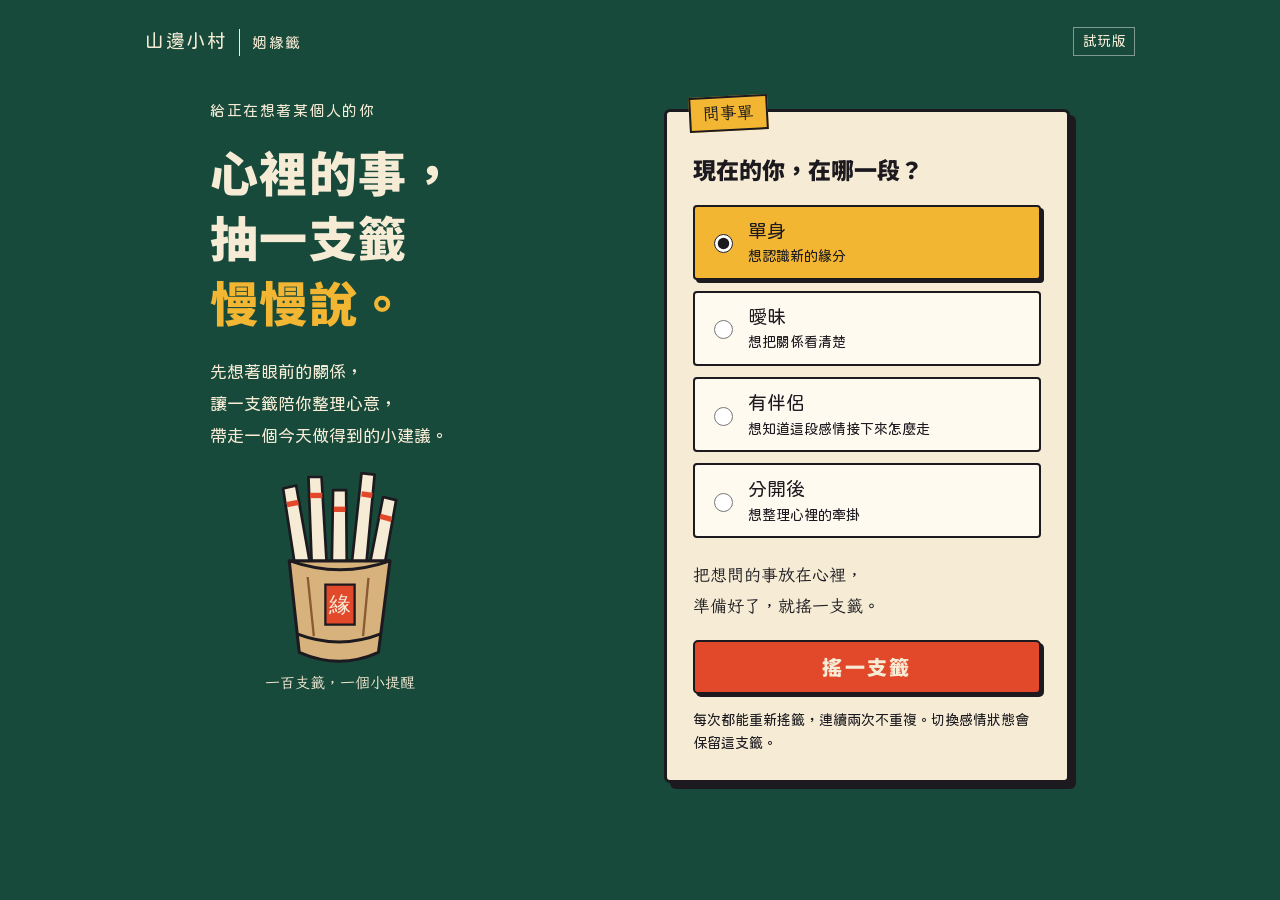
<file: love/index.html>
<!doctype html>
<html lang="zh-Hant">
<head>
  <meta charset="utf-8">
  <meta name="viewport" content="width=device-width, initial-scale=1">
  <meta name="robots" content="noindex,nofollow">
  <title>山邊姻緣籤（試玩版）</title>
  <meta name="description" content="想著眼前的關係，搖一支姻緣籤，讀一段心意，帶走今天做得到的小建議。">
  <meta property="og:type" content="website">
  <meta property="og:title" content="山邊姻緣籤（試玩版）">
  <meta property="og:description" content="單身、曖昧、交往中或分開後，讓一支籤陪你整理心意。">
  <meta property="og:url" content="https://alvieforwork.github.io/tarot/love/">
  <link rel="preconnect" href="https://fonts.googleapis.com">
  <link rel="preconnect" href="https://fonts.gstatic.com" crossorigin>
  <link href="https://fonts.googleapis.com/css2?family=Huninn&family=LXGW+WenKai+TC&family=Noto+Sans+TC:wght@900&display=swap" rel="stylesheet">
  <link rel="stylesheet" href="style.css">
  <script type="module" src="app.js?v=20261123-poem2"></script>
</head>
<body>
  <header class="masthead"><a href="../" aria-label="回到山邊塔羅">山邊小村<span>姻緣籤</span></a><span class="preview-label">試玩版</span></header>
  <main>
    <section class="opening" aria-labelledby="title">
      <div class="introduction">
        <p class="eyebrow">給正在想著某個人的你</p>
        <h1 id="title">心裡的事，<br>抽一支籤<br><em>慢慢說。</em></h1>
        <p class="intro">先想著眼前的關係，<br>讓一支籤陪你整理心意，<br>帶走一個今天做得到的小建議。</p>
        <div class="bucket" id="bucket" aria-hidden="true">
          <svg viewBox="0 0 260 260" role="presentation">
            <g class="sticks" fill="#f6ecd6" stroke="#1c1a1f" stroke-width="3.5" stroke-linejoin="round">
              <path d="M75 151 56 28 73 24 95 148Z"/><path d="M94 147 89 13 106 13 114 147Z"/>
              <path d="M119 146 121 30 138 30 139 147Z"/><path d="M143 147 158 8 175 10 162 150Z"/>
              <path d="M164 150 186 39 203 43 183 155Z"/>
              <g stroke="#e2492b" stroke-width="7"><path d="m61 49 15-3"/><path d="M91 37h16"/><path d="M122 55h15"/><path d="m158 35 14 2"/><path d="m182 64 15 4"/></g>
            </g>
            <path d="m64 122 13 119q52 23 103 0l15-119Z" fill="#d7b27c" stroke="#1c1a1f" stroke-width="4" stroke-linejoin="round"/>
            <path d="M65 122q65 23 130 0M74 217q55 21 109 0" fill="none" stroke="#1c1a1f" stroke-width="4"/>
            <path d="m88 143 8 77m71-76-7 76" stroke="#8a5a33" stroke-width="3"/>
            <path d="M111 153h38v52h-38z" fill="#e2492b" stroke="#1c1a1f" stroke-width="3"/>
            <text x="130" y="188" text-anchor="middle" fill="#f6ecd6" font-size="29" font-family="serif">緣</text>
          </svg>
          <span class="bucket-note">一百支籤，一個小提醒</span>
        </div>
      </div>
      <div class="question paper">
        <span class="corner-label">問事單</span>
        <form id="draw-form">
          <fieldset><legend>現在的你，在哪一段？</legend>
            <div class="state-options">
              <label><input type="radio" name="state" value="single" checked><span>單身<small>想認識新的緣分</small></span></label>
              <label><input type="radio" name="state" value="ambiguous"><span>曖昧<small>想把關係看清楚</small></span></label>
              <label><input type="radio" name="state" value="inRelationship"><span>有伴侶<small>想知道這段感情接下來怎麼走</small></span></label>
              <label><input type="radio" name="state" value="separated"><span>分開後<small>想整理心裡的牽掛</small></span></label>
            </div>
          </fieldset>
          <p class="ritual">把想問的事放在心裡，<br>準備好了，就搖一支籤。</p>
          <button class="primary" type="submit" id="draw-button" disabled>籤筒準備中</button>
          <p class="draw-note" id="draw-note">每次都能重新搖籤，連續兩次不重複。切換感情狀態會保留這支籤。</p>
        </form>
        <p class="error" id="load-error" role="alert" hidden></p>
        <p class="status" id="draw-status" role="status" aria-live="polite"></p>
      </div>
    </section>
    <section id="result" class="paper result" aria-labelledby="result-title" hidden tabindex="-1">
      <div class="result-heading"><span id="result-mode"></span><span id="stick-grade" class="stamp"></span></div>
      <p class="stick-number" id="stick-number"></p>
      <h2 id="result-title"></h2>
      <div class="poem" id="poem"></div>
      <p class="source" id="poem-source"></p>
      <div class="reading-block"><h3>籤詩白話</h3><p id="poem-meaning"></p></div>
      <div class="reading-block"><h3>這支籤的意思</h3><p id="answer" class="answer"></p><p id="interpretation"></p></div>
      <div class="reading-block context"><p class="context-label" id="context-label"></p><h3 id="context-answer"></h3><p id="context-reading"></p></div>
      <div class="action"><span>可以先這樣做</span><p id="context-action"></p></div>
      <p class="switch-note">想換個角度讀？可以回到上方切換感情狀態，籤號會保留。</p>
      <div class="result-actions"><button type="submit" form="draw-form" class="primary" id="redraw-button" disabled>再搖一支籤</button><button type="button" class="secondary" id="back-to-form">換個感情狀態</button></div>
    </section>
  </main>
</body>
</html>
</file>
<file: love/style.css>
:root{--ink:#1c1a1f;--paper:#f6ecd6;--paper2:#eadcbd;--green:#184a3b;--red:#e2492b;--yellow:#f2b632;--ui:'Huninn',system-ui,sans-serif;--hand:'LXGW WenKai TC',serif;--display:'Noto Sans TC',system-ui,sans-serif;color-scheme:light}
*{box-sizing:border-box}body{margin:0;background:var(--green);color:var(--ink);font:17px/1.8 var(--ui);-webkit-font-smoothing:antialiased}[hidden]{display:none!important}button,input{font:inherit;color:inherit}button,a,label,summary{-webkit-tap-highlight-color:transparent}button{cursor:pointer}button:disabled{cursor:wait;opacity:.65}a{color:inherit;text-underline-offset:4px}button:focus-visible,a:focus-visible,input:focus-visible,summary:focus-visible{outline:3px solid var(--yellow);outline-offset:5px}input:focus-visible{outline-color:var(--red)}
.masthead{max-width:1050px;margin:0 auto;padding:24px 30px;display:flex;align-items:center;justify-content:space-between;gap:16px;color:var(--paper)}.masthead a{text-decoration:none;font-size:19px;letter-spacing:.08em}.masthead a span{display:inline-block;border-left:1px solid var(--paper);margin-left:12px;padding-left:12px;font-size:15px}.preview-label{font-size:14px;border:1px solid #ffffff70;padding:1px 9px;white-space:nowrap}main{max-width:920px;margin:0 auto;padding:15px 30px 30px}.opening{display:grid;grid-template-columns:1fr 1fr;gap:48px;align-items:start}.introduction{color:var(--paper)}.eyebrow{font-size:15px;letter-spacing:.1em;margin:0 0 15px}h1{font:900 48px/1.35 var(--display);letter-spacing:.03em;margin:0}h1 em{font-style:normal;color:var(--yellow)}.intro{margin:22px 0 8px;line-height:1.9}.bucket{max-width:200px;margin:15px 0 0 30px;transform-origin:50% 75%}.bucket svg{width:100%;display:block}.bucket-note{font:15px var(--hand);display:block;text-align:center;margin-top:6px}.paper{background:var(--paper);border:3px solid var(--ink);border-radius:6px;box-shadow:6px 6px 0 var(--ink)}.question{position:relative;padding:40px 26px 24px;margin-top:12px}.corner-label{position:absolute;left:22px;top:-16px;background:var(--yellow);border:2px solid var(--ink);padding:0 12px;font-family:var(--hand);transform:rotate(-3deg)}fieldset{border:0;padding:0;margin:0;min-width:0}legend{font:900 23px/1.5 var(--display);padding:0;margin-bottom:18px}.state-options{display:grid;gap:11px}.state-options label{display:flex;align-items:center;gap:12px;border:2px solid var(--ink);background:#fffaf0;padding:11px 14px;border-radius:4px;cursor:pointer;line-height:1.4}.state-options label:has(input:checked){background:var(--yellow);box-shadow:3px 3px 0 var(--ink)}.state-options input{accent-color:var(--ink);width:19px;height:19px;flex-shrink:0}.state-options span{font-size:19px}.state-options small{display:block;font-size:14px;margin-top:3px}.ritual{margin:22px 0 18px;font-family:var(--hand);line-height:1.8}.primary,.secondary{display:inline-flex;align-items:center;justify-content:center;min-height:48px;padding:9px 16px;border:2px solid var(--ink);border-radius:5px;box-shadow:3px 3px 0 var(--ink);line-height:1.4}.primary{background:var(--red);color:var(--paper);font-family:var(--display);font-weight:900}#draw-button{width:100%;min-height:54px;font-size:20px;letter-spacing:.12em}.primary:active,.secondary:active{transform:translate(3px,3px);box-shadow:none}.secondary{background:#fffaf0;font-size:15px}.draw-note,.status{font-size:14px;line-height:1.7;margin:15px 0 0}.status:empty{display:none}.error{color:#a62419;font-size:15px}.result{max-width:680px;margin:60px auto 0;padding:28px 40px 32px;scroll-margin-top:20px;outline:none}.result-heading{display:flex;justify-content:space-between;gap:16px;align-items:center;font-size:14px}.stamp{font:900 20px var(--hand);color:#a92e1e;border:2px solid #a92e1e;padding:4px 8px;transform:rotate(5deg);text-align:center;max-width:150px}.stick-number{font-family:var(--hand);margin:20px 0 2px;color:#7f3524}h2{font:900 32px/1.4 var(--display);margin:0 0 24px}.poem{font:24px/1.9 var(--hand);text-align:center;padding:20px 4px;border-block:1px solid #bdb096;letter-spacing:.06em}.poem p{margin:0}.source{font-size:13px;line-height:1.7;color:#5e574c}.result .source{text-align:center}.reading-block{margin-top:28px}.reading-block h3{font-size:16px;margin:0 0 10px}.reading-block p{margin:0 0 12px}.reading-block .answer{font:900 21px/1.65 var(--display)}.context{border-top:2px dashed #bdb096;padding-top:24px}.context-label{font-family:var(--hand);color:#7f3524;font-size:16px}.context h3{font:900 21px/1.65 var(--display)}.action{background:var(--yellow);border:2px solid var(--ink);border-radius:3px;padding:18px 20px;margin:24px 0}.action span{font:900 16px var(--display)}.action p{margin:8px 0 0}.switch-note{font-size:14px;color:#5e574c}.result-actions{display:flex;flex-wrap:wrap;gap:14px;margin-top:22px}.shaking{animation:shake .18s ease-in-out infinite alternate}@keyframes shake{from{transform:rotate(-7deg)}to{transform:rotate(7deg)}}
@media(max-width:680px){.masthead{padding:20px}.masthead a{font-size:17px}.masthead a span{font-size:14px;margin-left:8px;padding-left:8px}main{padding:8px 20px 25px}.opening{grid-template-columns:1fr;gap:24px}.introduction{position:relative;padding-right:95px;min-height:245px}h1{font-size:36px}.eyebrow{font-size:14px;letter-spacing:.03em;white-space:nowrap}.intro{font-size:15px;margin-top:15px}.bucket{position:absolute;right:-3px;bottom:8px;width:110px;margin:0}.bucket-note{font-size:13px;line-height:1.5;margin-top:0}.question{padding:34px 20px 22px;margin-top:8px}legend{font-size:22px}.state-options{grid-template-columns:1fr 1fr;gap:10px}.state-options label{gap:7px;padding:12px 8px}.state-options span{font-size:17px}.state-options small{font-size:13px;line-height:1.6}.state-options input{width:16px;height:16px;margin:0}.result{padding:22px;margin-top:36px}h2{font-size:28px}.poem{font-size:22px}.reading-block .answer,.context h3{font-size:20px}.action{padding:16px}.review{padding:17px;margin-top:30px}.catalog{grid-template-columns:repeat(5,minmax(0,1fr));gap:8px}.catalog button{min-height:44px}.preview-label{font-size:12px}.stamp{font-size:18px;max-width:125px}.review-controls .primary{flex:1}.review-nav{gap:8px}.review-nav button{padding:9px 12px}}
@media(max-width:360px){main{padding-inline:14px}.masthead{padding-inline:14px}.state-options{grid-template-columns:1fr}.introduction{padding-right:85px}.bucket{width:95px}.eyebrow{font-size:13px}.result{padding:18px}.reading-block .answer,.context h3{font-size:19px}}
@media(prefers-reduced-motion:reduce){*,*:before,*:after{animation:none!important;transition:none!important;scroll-behavior:auto!important}}
</file>
